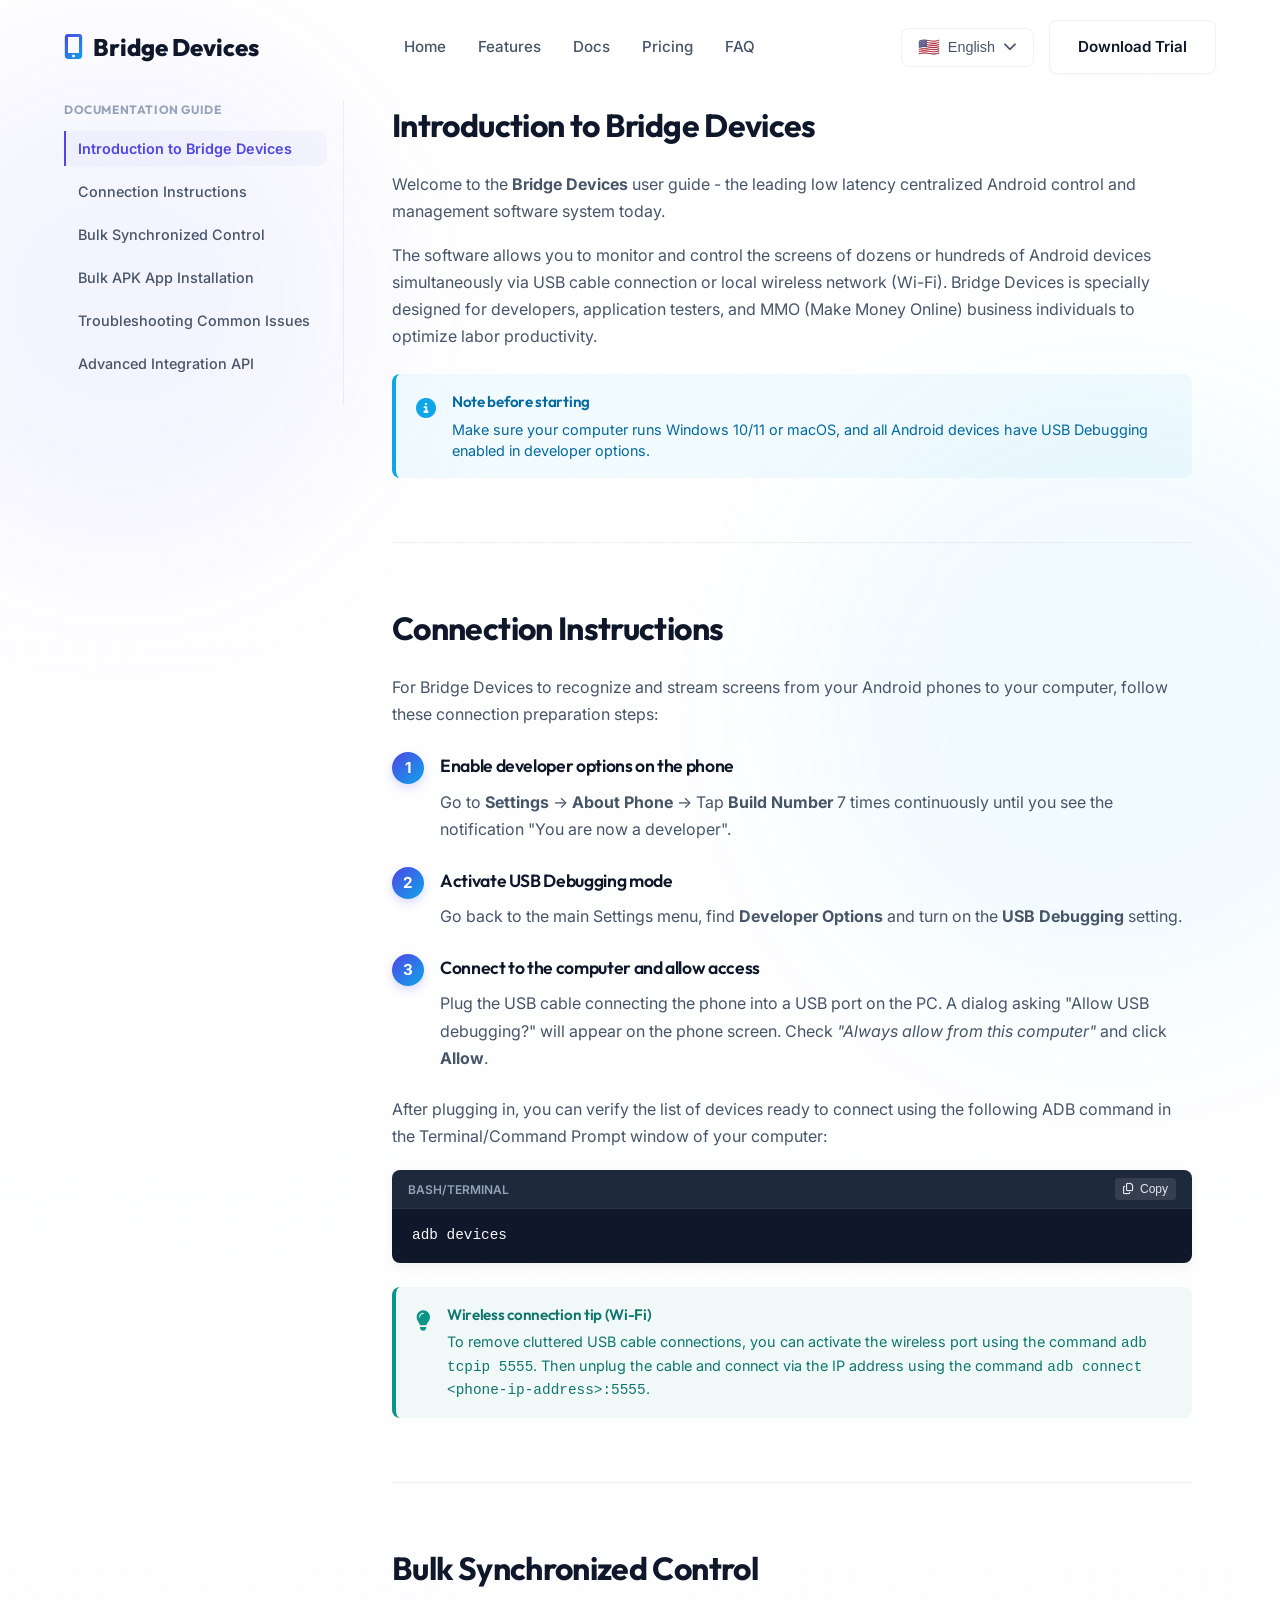
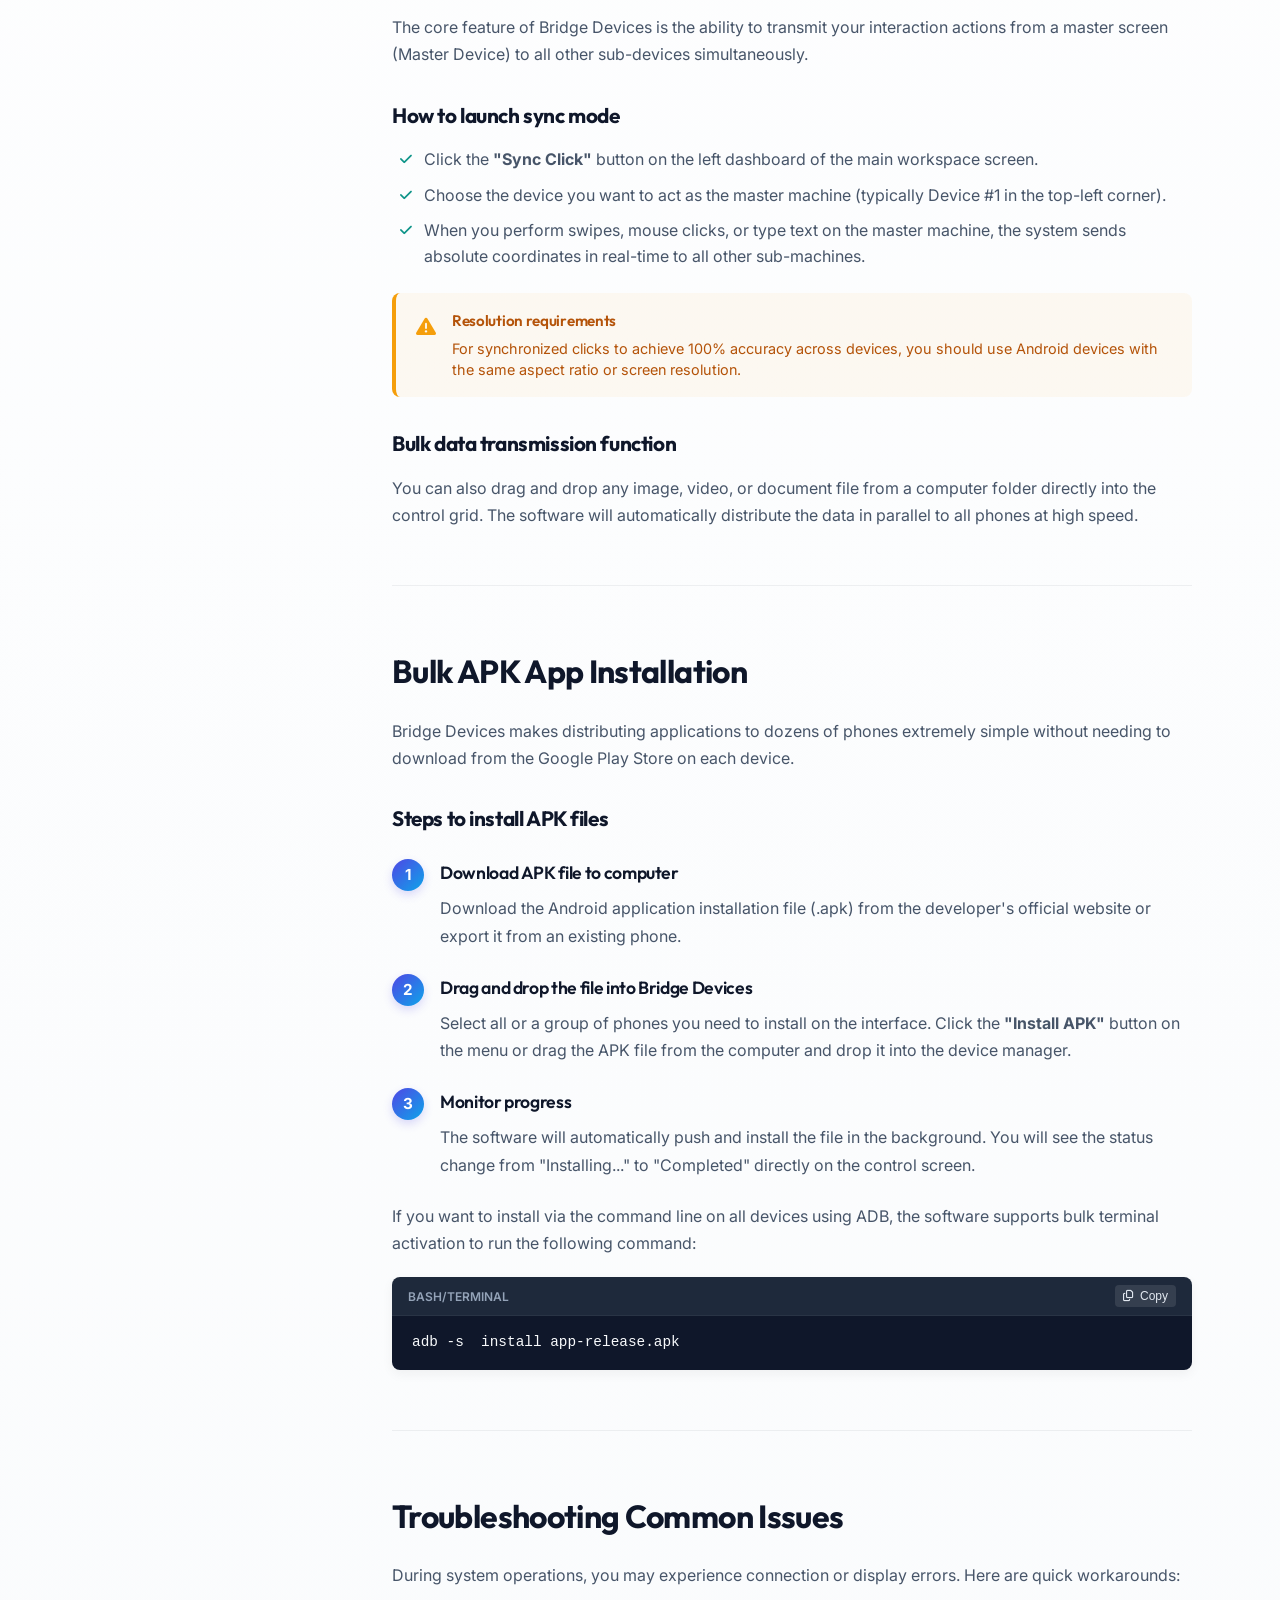
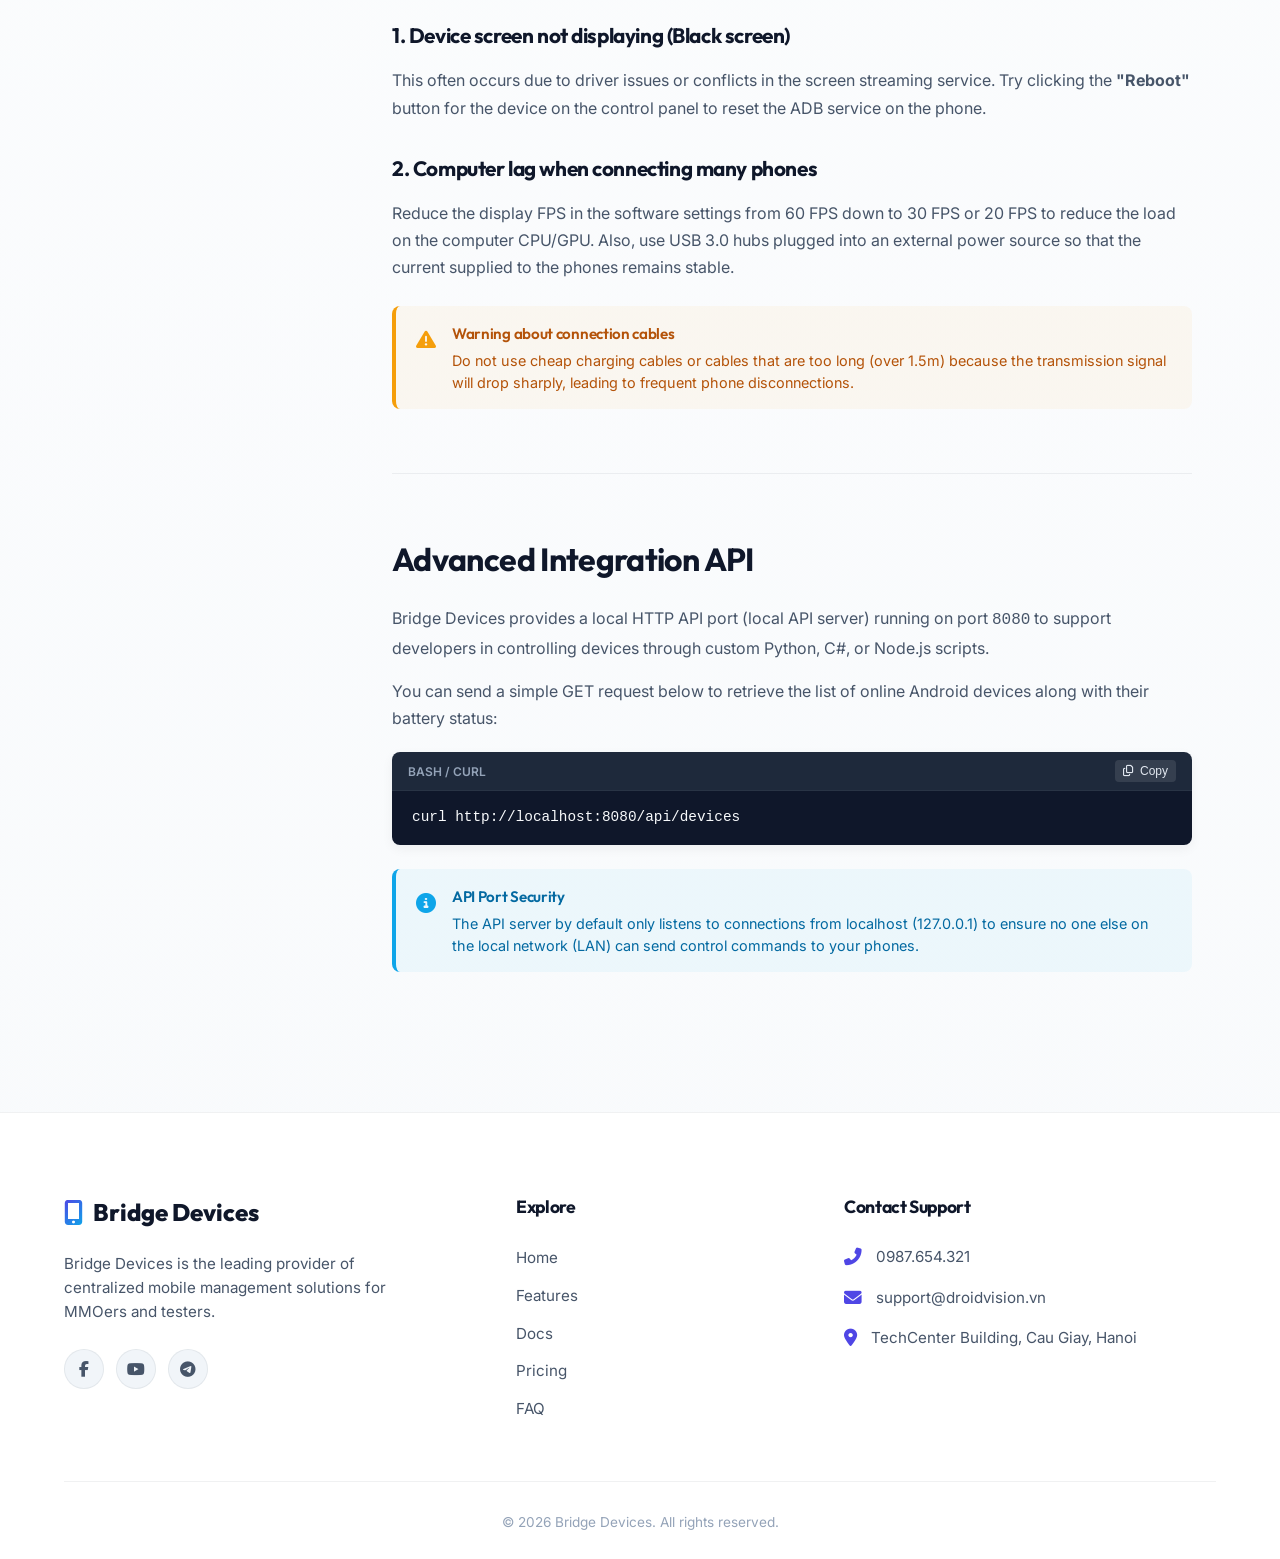
<file: docs.html>
<!DOCTYPE html>
<html lang="vi">
<head>
  <meta charset="UTF-8">
  <meta name="viewport" content="width=device-width, initial-scale=1.0">
  <title>Tài liệu hướng dẫn - Bridge Devices</title>
  <meta name="description" content="Hướng dẫn chi tiết cách kết nối thiết bị Android, điều khiển đồng bộ hàng loạt, cài đặt APK nhanh và khắc phục các sự cố thường gặp trên Bridge Devices.">
  
  <meta name="robots" content="index, follow">
  <meta name="keywords" content="Bridge Devices, tài liệu hướng dẫn, kết nối android, hướng dẫn sử dụng, adb, cài đặt apk, khắc phục lỗi">
  <link rel="canonical" href="https://bridge-devices.com/docs.html">

  <meta property="og:type" content="website">
  <meta property="og:url" content="https://bridge-devices.com/docs.html">
  <meta property="og:title" content="Tài liệu hướng dẫn - Bridge Devices">
  <meta property="og:description" content="Hướng dẫn chi tiết cách kết nối thiết bị Android, điều khiển đồng bộ hàng loạt, cài đặt APK nhanh và khắc phục các sự cố thường gặp trên Bridge Devices.">
  <meta property="og:image" content="images/home_polished.png">

  <meta property="twitter:card" content="summary_large_image">
  <meta property="twitter:url" content="https://bridge-devices.com/docs.html">
  <meta property="twitter:title" content="Tài liệu hướng dẫn - Bridge Devices">
  <meta property="twitter:description" content="Hướng dẫn chi tiết cách kết nối thiết bị Android, điều khiển đồng bộ hàng loạt, cài đặt APK nhanh và khắc phục các sự cố thường gặp trên Bridge Devices.">
  <meta property="twitter:image" content="images/home_polished.png">

  <!-- Font Awesome Icons -->
  <link rel="stylesheet" href="https://cdnjs.cloudflare.com/ajax/libs/font-awesome/6.4.0/css/all.min.css">
  <!-- Custom Stylesheet -->
  <link rel="stylesheet" href="style.css">
</head>
<body>

  <!-- --- HEADER / NAVIGATION --- -->
  <header class="header" id="header">
    <div class="container">
      <a href="index.html" class="logo" id="header-logo">
        <!-- Động: Tải từ data.js -->
      </a>
      
      <nav class="nav-links" id="header-nav-links">
        <!-- Động: Tải các link từ data.js -->
      </nav>

      <div class="nav-cta">
        <!-- Language Selector -->
        <div class="lang-selector">
          <button class="lang-btn" id="lang-btn" aria-haspopup="true" aria-expanded="false">
            <span id="current-lang-flag" class="flag-icon">🇻🇳</span>
            <span id="current-lang-text">Tiếng Việt</span>
            <i class="fas fa-chevron-down"></i>
          </button>
          <div class="lang-dropdown" id="lang-dropdown">
            <a href="#" data-lang="vi" class="lang-option active"><span class="flag-icon">🇻🇳</span> Tiếng Việt</a>
            <a href="#" data-lang="en" class="lang-option"><span class="flag-icon">🇺🇸</span> English</a>
            <a href="#" data-lang="zh" class="lang-option"><span class="flag-icon">🇨🇳</span> 简体中文</a>
            <a href="#" data-lang="ko" class="lang-option"><span class="flag-icon">🇰🇷</span> 한국어</a>
            <a href="#" data-lang="th" class="lang-option"><span class="flag-icon">🇹🇭</span> ภาษาไทย</a>
            <a href="#" data-lang="id" class="lang-option"><span class="flag-icon">🇮🇩</span> Bahasa Indonesia</a>
            <a href="#" data-lang="ru" class="lang-option"><span class="flag-icon">🇷🇺</span> Русский</a>
            <a href="#" data-lang="hi" class="lang-option"><span class="flag-icon">🇮🇳</span> हिन्दी</a>
          </div>
        </div>

        <a href="index.html#pricing" class="btn btn-secondary" id="header-cta">
          <!-- Động: CTA từ data.js -->
        </a>
      </div>

      <button class="menu-btn" id="menu-open-btn" aria-label="Open mobile menu">
        <i class="fas fa-bars"></i>
      </button>
    </div>
  </header>

  <!-- --- MOBILE NAVIGATION OVERLAY --- -->
  <div class="mobile-nav" id="mobile-nav">
    <!-- Động: Copy link điều hướng vào đây qua JS -->
  </div>

  <!-- --- MAIN DOCUMENTATION CONTENT --- -->
  <main class="docs-layout">
    <!-- Ambient Pastel Orbs to align design theme -->
    <div class="orb orb-1" style="top: 50px; left: -10%;"></div>
    <div class="orb orb-2" style="top: 400px; right: -10%;"></div>

    <div class="container docs-grid">
      
      <!-- Sticky Sidebar Navigation -->
      <aside class="docs-sidebar">
        <h3 class="docs-menu-title" id="docs-sidebar-title">Tài liệu hướng dẫn</h3>
        <ul class="docs-menu-list" id="docs-menu-list">
          <!-- Động: Tải từ docs_data.js -->
        </ul>
      </aside>

      <!-- Documentation Content Area -->
      <article class="docs-content" id="docs-content-area">
        <!-- Động: Tải từ docs_data.js -->
      </article>

    </div>
  </main>

  <!-- --- FOOTER --- -->
  <footer class="footer">
    <div class="container">
      <div class="footer-top">
        <div class="footer-about">
          <div class="logo" id="footer-logo">
            <!-- Động -->
          </div>
          <p class="footer-about-text" id="footer-about-text">
            <!-- Động -->
          </p>
          <div class="footer-socials" id="footer-socials">
            <!-- Động -->
          </div>
        </div>

        <div class="footer-nav">
          <h4 class="footer-title">Khám Phá</h4>
          <ul class="footer-links" id="footer-links-container">
            <!-- Động -->
          </ul>
        </div>

        <div class="footer-info">
          <h4 class="footer-title">Liên Hệ Trợ Giúp</h4>
          <div class="footer-contact" id="footer-contact-container">
            <!-- Động -->
          </div>
        </div>
      </div>

      <div class="footer-bottom">
        <p id="footer-copyright"></p>
      </div>
    </div>
  </footer>

  <!-- Dữ liệu JS -->
  <script src="docs_data.js"></script>
  <script src="data.js"></script>
  <!-- Logic JS chính (phát triển các thành phần Header/Footer động) -->
  <script src="main.js"></script>

  <!-- Script bổ trợ trang tài liệu -->
  <script>
    // Định nghĩa nhãn sao chép đa ngôn ngữ
    const copyBtnLabels = {
      vi: { copy: "Sao chép", copied: "Đã sao chép" },
      en: { copy: "Copy", copied: "Copied" },
      zh: { copy: "复制", copied: "已复制" },
      ko: { copy: "복사", copied: "복사됨" },
      th: { copy: "คัดลอก", copied: "คัดลอกแล้ว" },
      id: { copy: "Salin", copied: "Tersalin" },
      ru: { copy: "Копировать", copied: "Скопировано" },
      hi: { copy: "कॉपी करें", copied: "कॉपी हो गया" }
    };

    // Hàm lấy ngôn ngữ hiện tại
    function getActiveLang() {
      return window.detectPreferredLanguage ? window.detectPreferredLanguage() : (localStorage.getItem('preferredLanguage') || 'vi');
    }

    // Hàm copy nội dung của code block
    function copyCode(button) {
      const container = button.closest('.docs-code-container');
      const codeElement = container.querySelector('.docs-code-pre code');
      if (!codeElement) return;

      const codeText = codeElement.textContent;
      const lang = getActiveLang();
      const labels = copyBtnLabels[lang] || copyBtnLabels['vi'];

      navigator.clipboard.writeText(codeText).then(() => {
        const originalHTML = button.innerHTML;
        button.innerHTML = `<i class="fas fa-check"></i> ${labels.copied}`;
        button.style.backgroundColor = 'rgba(16, 185, 129, 0.2)';
        button.style.color = '#10b981';

        setTimeout(() => {
          button.innerHTML = originalHTML;
          button.style.backgroundColor = '';
          button.style.color = '';
        }, 2000);
      }).catch(err => {
        console.error('Không thể sao chép văn bản: ', err);
      });
    }

    // Render động nội dung tài liệu từ docsData
    document.addEventListener('DOMContentLoaded', () => {
      const docs = window.docsData;
      if (!docs) {
        console.error("Không tìm thấy dữ liệu docsData từ docs_data.js!");
        return;
      }

      const lang = getActiveLang();
      const labels = copyBtnLabels[lang] || copyBtnLabels['vi'];

      // Đặt tiêu đề sidebar và page title
      const sidebarTitle = document.getElementById('docs-sidebar-title');
      if (sidebarTitle && docs.title) {
        sidebarTitle.textContent = docs.title;
        document.title = docs.title + " - Bridge Devices";
      }

      // Đặt meta description động nếu có
      const metaDesc = document.querySelector('meta[name="description"]');
      if (metaDesc) {
        const descMap = {
          vi: "Hướng dẫn chi tiết cách kết nối thiết bị Android, điều khiển đồng bộ hàng loạt, cài đặt APK nhanh và khắc phục các sự có thường gặp trên Bridge Devices.",
          en: "Detailed guide on connecting Android devices, bulk synchronized control, fast APK installation, and troubleshooting common issues on Bridge Devices.",
          zh: "详细指南：在 Bridge Devices 上连接安卓设备、批量同步控制、快速安装 APK 以及排除常见故障。",
          ko: "Bridge Devices에서 안드로이드 기기 연결, 대량 동기화 제어, 빠른 APK 설치 및 자주 발생하는 문제 해결에 대한 상세 가이드.",
          th: "คู่มือโดยละเอียดเกี่ยวกับการเชื่อมต่ออุปกรณ์แอนดรอยด์, การควบคุมพร้อมกันแบบกลุ่ม, การติดตั้ง APK อย่างรวดเร็ว และการแก้ไขปัญหาที่พบบ่อยบน Bridge Devices",
          id: "Panduan terperinci tentang cara menghubungkan perangkat Android, kontrol sinkron massal, instalasi APK cepat, dan penyelesaian masalah umum pada Bridge Devices.",
          ru: "Подробное руководство по подключению устройств Android, массовому синхронному управлению, быстрой установке APK и устранению типичных неполадок в Bridge Devices.",
          hi: "Bridge Devices पर एंड्रॉइड डिवाइस कनेक्ट करने, थोक सिंक्रनाइज़ नियंत्रण, त्वरित एपीके इंस्टॉलेशन और सामान्य समस्याओं के निवारण पर विस्तृत मार्गदर्शिका।"
        };
        metaDesc.setAttribute('content', descMap[lang] || descMap['vi']);
      }

      // Render danh mục bên trái
      const menuList = document.getElementById('docs-menu-list');
      if (menuList) {
        menuList.innerHTML = docs.sections.map((section, idx) => `
          <li class="docs-menu-item ${idx === 0 ? 'active' : ''}" data-target="${section.id}">
            <a href="#${section.id}">${section.title}</a>
          </li>
        `).join('');
      }

      // Render nội dung bên phải
      const contentArea = document.getElementById('docs-content-area');
      if (contentArea) {
        contentArea.innerHTML = docs.sections.map(section => {
          const blocksHtml = section.content.map(block => {
            switch(block.type) {
              case 'paragraph':
                return `<p class="docs-text">${block.text}</p>`;
              case 'subtitle':
                return `<h3 class="docs-section-subtitle">${block.text}</h3>`;
              case 'callout':
                return `
                  <div class="docs-callout ${block.style}">
                    <div class="docs-callout-icon"><i class="fas ${block.icon}"></i></div>
                    <div class="docs-callout-content">
                      <h4 class="docs-callout-title">${block.title}</h4>
                      <p class="docs-callout-desc">${block.desc}</p>
                    </div>
                  </div>
                `;
              case 'steps':
                const stepsHtml = block.items.map(step => `
                  <div class="docs-step">
                    <h4 class="docs-step-title">${step.title}</h4>
                    <p class="docs-text">${step.text}</p>
                  </div>
                `).join('');
                return `<div class="docs-steps">${stepsHtml}</div>`;
              case 'list':
                const listHtml = block.items.map(item => `<li>${item}</li>`).join('');
                return `<ul class="docs-list">${listHtml}</ul>`;
              case 'code':
                return `
                  <div class="docs-code-container">
                    <div class="docs-code-header">
                      <span class="docs-code-lang">${block.lang}</span>
                      <button class="docs-copy-btn" onclick="copyCode(this)"><i class="far fa-copy"></i> ${labels.copy}</button>
                    </div>
                    <div class="docs-code-pre">
                      <pre><code>${block.code}</code></pre>
                    </div>
                  </div>
                `;
              default:
                return '';
            }
          }).join('');

          return `
            <section id="${section.id}" class="docs-section">
              <h2 class="docs-section-title">${section.title}</h2>
              ${blocksHtml}
            </section>
          `;
        }).join('');
      }

      // Khởi chạy Scrollspy
      initScrollspy();
    });

    // Scrollspy và chuyển đổi active trên sidebar menu khi click hoặc cuộn
    function initScrollspy() {
      const sections = document.querySelectorAll('.docs-section');
      const menuItems = document.querySelectorAll('.docs-menu-item');

      function activeMenuOnScroll() {
        let currentSectionId = '';
        const scrollPosition = window.scrollY + 160; // offset tương ứng với thanh header sticky

        sections.forEach(section => {
          const sectionTop = section.offsetTop;
          const sectionHeight = section.offsetHeight;

          if (scrollPosition >= sectionTop && scrollPosition < sectionTop + sectionHeight) {
            currentSectionId = section.getAttribute('id');
          }
        });

        if (currentSectionId) {
          menuItems.forEach(item => {
            item.classList.remove('active');
            if (item.getAttribute('data-target') === currentSectionId) {
              item.classList.add('active');
            }
          });
        }

        // Nếu ở đầu trang thì mặc định highlight mục đầu tiên
        if (window.scrollY < 100 && menuItems.length > 0) {
          menuItems.forEach(item => item.classList.remove('active'));
          menuItems[0].classList.add('active');
        }
      }

      window.addEventListener('scroll', activeMenuOnScroll);
      activeMenuOnScroll(); // chạy lần đầu khi load
    }
  </script>
</body>
</html>
</file>
<file: style.css>
/* Import Google Fonts - Outfit & Inter */
@import url('https://fonts.googleapis.com/css2?family=Inter:wght@300;400;500;600;700&family=Outfit:wght@400;500;600;700;800&display=swap');

/* --- Cấu hình biến CSS toàn hệ thống (Light Theme) --- */
:root {
  --font-primary: 'Inter', sans-serif;
  --font-display: 'Outfit', sans-serif;

  /* Bảng màu chính (Premium Light Mode) */
  --bg-main: #f8fafc; /* Xám Slate cực nhạt */
  --bg-section-alt: #f1f5f9; /* Xám Slate nhạt hơn để chia khối */
  --bg-surface: rgba(255, 255, 255, 0.75);
  --bg-surface-hover: rgba(255, 255, 255, 0.95);
  --border-color: rgba(15, 23, 42, 0.06);
  --border-color-active: rgba(79, 70, 229, 0.3);

  --text-primary: #0f172a; /* Xám đen Slate đậm */
  --text-secondary: #475569; /* Xám Slate vừa */
  --text-muted: #94a3b8; /* Xám nhạt */

  --color-primary: #4f46e5; /* Indigo */
  --color-secondary: #0ea5e9; /* Sky Blue */
  --color-accent: #0d9488; /* Teal */

  --gradient-primary: linear-gradient(135deg, #4f46e5 0%, #0ea5e9 100%);
  --gradient-secondary: linear-gradient(135deg, #ec4899 0%, #8b5cf6 100%);
  --gradient-light-bg: linear-gradient(180deg, #ffffff 0%, #f8fafc 100%);
  
  --shadow-card: 0 10px 30px rgba(15, 23, 42, 0.03), 0 1px 3px rgba(15, 23, 42, 0.02);
  --shadow-glow: 0 15px 35px rgba(79, 70, 229, 0.08);
  --shadow-window: 0 30px 60px rgba(15, 23, 42, 0.12), 0 5px 15px rgba(15, 23, 42, 0.04);

  --radius-sm: 8px;
  --radius-md: 16px;
  --radius-lg: 24px;

  --transition-fast: 0.2s ease;
  --transition-normal: 0.3s cubic-bezier(0.4, 0, 0.2, 1);
  --transition-slow: 0.6s cubic-bezier(0.4, 0, 0.2, 1);
}

/* --- Khởi tạo và thiết lập cơ bản --- */
* {
  margin: 0;
  padding: 0;
  box-sizing: border-box;
}

html {
  scroll-behavior: smooth;
}

body {
  font-family: var(--font-primary);
  background-color: var(--bg-main);
  background-image: var(--gradient-light-bg);
  color: var(--text-primary);
  line-height: 1.6;
  overflow-x: hidden;
  position: relative;
}

a {
  text-decoration: none;
  color: inherit;
  transition: var(--transition-fast);
}

img {
  max-width: 100%;
  height: auto;
  display: block;
}

/* --- Container chung --- */
.container {
  width: 100%;
  max-width: 1200px;
  margin: 0 auto;
  padding: 0 24px;
}

/* --- Hiệu ứng chữ chuyển màu --- */
.text-gradient {
  background: var(--gradient-primary);
  -webkit-background-clip: text;
  -webkit-text-fill-color: transparent;
}

/* --- Typography hệ thống --- */
h1, h2, h3, h4 {
  font-family: var(--font-display);
  font-weight: 700;
  letter-spacing: -0.02em;
}

.section-header {
  text-align: center;
  margin-bottom: 60px;
  max-width: 700px;
  margin-left: auto;
  margin-right: auto;
}

.section-badge {
  display: inline-block;
  padding: 6px 16px;
  border-radius: 100px;
  background: rgba(79, 70, 229, 0.06);
  border: 1px solid rgba(79, 70, 229, 0.1);
  color: var(--color-primary);
  font-size: 0.85rem;
  font-weight: 600;
  margin-bottom: 16px;
  text-transform: uppercase;
  letter-spacing: 0.05em;
}

.section-title {
  font-size: 2.5rem;
  line-height: 1.2;
  margin-bottom: 16px;
  color: var(--text-primary);
}

.section-subtitle {
  color: var(--text-secondary);
  font-size: 1.1rem;
}

/* --- Thiết kế Nút (Buttons) --- */
.btn {
  display: inline-flex;
  align-items: center;
  justify-content: center;
  padding: 14px 28px;
  font-weight: 600;
  border-radius: var(--radius-sm);
  transition: var(--transition-normal);
  font-size: 0.95rem;
  cursor: pointer;
  border: none;
  font-family: var(--font-primary);
  gap: 8px;
}

.btn-primary {
  background: var(--gradient-primary);
  color: #fff;
  box-shadow: 0 4px 15px rgba(79, 70, 229, 0.2);
}

.btn-primary:hover {
  transform: translateY(-2px);
  box-shadow: 0 8px 25px rgba(79, 70, 229, 0.35);
}

.btn-secondary {
  background: #ffffff;
  color: var(--text-primary);
  border: 1px solid var(--border-color);
  box-shadow: 0 2px 4px rgba(0, 0, 0, 0.02);
}

.btn-secondary:hover {
  background: var(--bg-section-alt);
  border-color: rgba(0, 0, 0, 0.1);
  transform: translateY(-2px);
}

/* --- Navigation Bar --- */
.header {
  position: fixed;
  top: 0;
  left: 0;
  right: 0;
  z-index: 1000;
  padding: 20px 0;
  transition: var(--transition-normal);
}

.header.scrolled {
  background: rgba(255, 255, 255, 0.85);
  backdrop-filter: blur(16px);
  padding: 14px 0;
  border-bottom: 1px solid var(--border-color);
  box-shadow: 0 4px 20px rgba(0, 0, 0, 0.02);
}

.header .container {
  display: flex;
  align-items: center;
  justify-content: space-between;
}

.logo {
  display: flex;
  align-items: center;
  gap: 10px;
  font-size: 1.5rem;
  font-family: var(--font-display);
  font-weight: 800;
  color: var(--text-primary);
}

.logo i {
  color: var(--color-primary);
  font-size: 1.6rem;
  background: var(--gradient-primary);
  -webkit-background-clip: text;
  -webkit-text-fill-color: transparent;
}

.nav-links {
  display: flex;
  gap: 32px;
  align-items: center;
}

.nav-link {
  color: var(--text-secondary);
  font-weight: 500;
  font-size: 0.95rem;
}

.nav-link:hover {
  color: var(--color-primary);
}

.nav-cta {
  display: flex;
  align-items: center;
}

/* Nút mobile menu hamburger */
.menu-btn {
  display: none;
  background: transparent;
  border: none;
  color: var(--text-primary);
  font-size: 1.5rem;
  cursor: pointer;
}

/* --- Hero Section --- */
.hero {
  padding-top: 160px;
  padding-bottom: 80px;
  position: relative;
  overflow: hidden;
}

.hero-grid {
  display: grid;
  grid-template-columns: 1fr 1.35fr;
  align-items: center;
  gap: 50px;
}

.hero-badge {
  display: inline-flex;
  align-items: center;
  gap: 8px;
  padding: 6px 14px;
  background: rgba(14, 165, 230, 0.08);
  border: 1px solid rgba(14, 165, 230, 0.15);
  color: var(--color-secondary);
  border-radius: 100px;
  font-size: 0.85rem;
  font-weight: 600;
  margin-bottom: 20px;
}

.hero-badge i {
  font-size: 0.8rem;
}

.hero-title {
  font-size: 3.5rem;
  line-height: 1.15;
  margin-bottom: 20px;
  color: var(--text-primary);
}

.hero-subtitle {
  color: var(--text-secondary);
  font-size: 1.15rem;
  margin-bottom: 30px;
  max-width: 520px;
}

.hero-list-features {
  list-style: none;
  margin-bottom: 40px;
}

.hero-list-features li {
  display: flex;
  align-items: center;
  gap: 12px;
  color: var(--text-secondary);
  font-weight: 500;
  margin-bottom: 12px;
  font-size: 1rem;
}

.hero-list-features li i {
  color: var(--color-accent);
  font-size: 1.1rem;
}

.hero-ctas {
  display: flex;
  gap: 16px;
}

/* --- KHỐI CẦU PHÁT SÁNG NỀN (Ambient Pastel Orbs) --- */
.orb {
  position: absolute;
  border-radius: 50%;
  filter: blur(80px);
  z-index: -1;
  pointer-events: none;
}

.orb-1 {
  top: 10%;
  left: -10%;
  width: 500px;
  height: 500px;
  background: rgba(79, 70, 229, 0.06);
  animation: drift 15s ease-in-out infinite alternate;
}

.orb-2 {
  top: 30%;
  right: -10%;
  width: 600px;
  height: 600px;
  background: rgba(14, 165, 230, 0.05);
  animation: drift 20s ease-in-out infinite alternate-reverse;
}

.orb-3 {
  bottom: 10%;
  left: 20%;
  width: 400px;
  height: 400px;
  background: rgba(16, 185, 129, 0.04);
}

@keyframes drift {
  0% { transform: translate(0, 0) scale(1); }
  100% { transform: translate(50px, 50px) scale(1.1); }
}


/* ========================================================
   BỘ GIẢ LẬP TƯƠNG TÁC HERO SIMULATOR (LIGHT THEME)
   ======================================================== */
.simulator-wrapper {
  perspective: 1000px;
  width: 100%;
}

.simulator-window {
  background: #ffffff;
  border: 1px solid rgba(15, 23, 42, 0.08);
  border-radius: var(--radius-md);
  box-shadow: var(--shadow-window);
  overflow: hidden;
  display: flex;
  flex-direction: column;
  height: auto;
  transform: rotateY(-3deg) rotateX(1deg);
  transition: transform 0.5s ease;
}

.simulator-window:hover {
  transform: rotateY(0deg) rotateX(0deg);
}

/* Sim Header */
.sim-header {
  background: #f1f5f9;
  border-bottom: 1px solid rgba(15, 23, 42, 0.06);
  padding: 12px 20px;
  display: flex;
  align-items: center;
  justify-content: space-between;
  user-select: none;
}

.sim-dots {
  display: flex;
  gap: 6px;
}

.sim-dots .dot {
  width: 10px;
  height: 10px;
  border-radius: 50%;
}

.sim-dots .dot.red { background: #ff5f56; }
.sim-dots .dot.yellow { background: #ffbd2e; }
.sim-dots .dot.green { background: #27c93f; }

.sim-title {
  font-size: 0.78rem;
  font-weight: 600;
  color: var(--text-secondary);
  font-family: var(--font-primary);
}

.sim-status {
  display: flex;
  align-items: center;
  gap: 6px;
  font-size: 0.75rem;
  font-weight: 600;
  color: var(--color-accent);
}

.pulse-indicator {
  width: 8px;
  height: 8px;
  background-color: var(--color-accent);
  border-radius: 50%;
  box-shadow: 0 0 0 rgba(16, 185, 129, 0.4);
  animation: pulse-green 1.5s infinite;
}

@keyframes pulse-green {
  0% { box-shadow: 0 0 0 0 rgba(16, 185, 129, 0.7); }
  70% { box-shadow: 0 0 0 8px rgba(16, 185, 129, 0); }
  100% { box-shadow: 0 0 0 0 rgba(16, 185, 129, 0); }
}

/* Sim Content Body */
.sim-body {
  display: flex;
  flex: 1;
  overflow: hidden;
  background: #f8fafc;
}

/* Sim Sidebar */
.sim-sidebar {
  width: 170px;
  background: #ffffff;
  border-right: 1px solid rgba(15, 23, 42, 0.05);
  padding: 16px 12px;
  display: flex;
  flex-direction: column;
  gap: 8px;
}

.sim-sidebar-title {
  font-size: 0.68rem;
  font-weight: 700;
  color: var(--text-muted);
  letter-spacing: 0.05em;
  margin-bottom: 8px;
  padding-left: 8px;
}

.sim-action-btn {
  width: 100%;
  padding: 10px 12px;
  border-radius: var(--radius-sm);
  background: transparent;
  border: 1px solid transparent;
  color: var(--text-secondary);
  font-size: 0.8rem;
  font-weight: 600;
  text-align: left;
  cursor: pointer;
  display: flex;
  align-items: center;
  gap: 10px;
  transition: var(--transition-fast);
}

.sim-action-btn i {
  font-size: 0.85rem;
  width: 16px;
  text-align: center;
}

.sim-action-btn:hover {
  background: #f1f5f9;
  color: var(--text-primary);
}

.sim-action-btn.active {
  background: rgba(79, 70, 229, 0.06);
  border-color: rgba(79, 70, 229, 0.15);
  color: var(--color-primary);
}

.sim-hud-stats {
  margin-top: auto;
  border-top: 1px solid rgba(15, 23, 42, 0.05);
  padding-top: 12px;
  display: flex;
  flex-direction: column;
  gap: 6px;
}

.hud-stat-item {
  display: flex;
  justify-content: space-between;
  font-size: 0.72rem;
  font-weight: 500;
}

.hud-stat-item .label { color: var(--text-muted); }
.hud-stat-item .val { font-weight: 600; }
.hud-stat-item .text-green { color: var(--color-accent); }
.hud-stat-item .text-blue { color: var(--color-secondary); }

/* Sim Screenshot Only (Full dashboard screenshot inside simulator window) */
.sim-screenshot-only {
  width: 100%;
  height: auto;
  object-fit: contain;
  display: block;
  cursor: zoom-in;
}

/* Phone Card */
.sim-phone-card {
  background: #ffffff;
  border: 1px solid rgba(15, 23, 42, 0.06);
  border-radius: var(--radius-sm);
  padding: 8px;
  display: flex;
  flex-direction: column;
  box-shadow: 0 4px 10px rgba(0, 0, 0, 0.01);
  overflow: hidden;
}

.phone-info-bar {
  display: flex;
  justify-content: space-between;
  font-size: 0.65rem;
  font-weight: 600;
  color: var(--text-secondary);
  margin-bottom: 6px;
}

.phone-info-bar .phone-ip {
  color: var(--text-muted);
}

.phone-screen-container {
  flex: 1;
  background: #000000;
  border-radius: 6px;
  position: relative;
  overflow: hidden;
  box-shadow: inset 0 0 10px rgba(0, 0, 0, 0.8);
}

/* Phone notch camera */
.phone-notch {
  position: absolute;
  top: 2px;
  left: 50%;
  transform: translateX(-50%);
  width: 30px;
  height: 6px;
  background: #000;
  border-radius: 10px;
  z-index: 10;
}

/* Phone App Mockup */
.phone-screen {
  width: 100%;
  height: 100%;
  display: flex;
  flex-direction: column;
  background: #f8fafc;
  color: #000;
  font-size: 0.6rem;
  transition: transform 0.5s ease;
}

/* APP: Facebook */
.app-facebook {
  background: #f0f2f5;
}
.app-facebook .app-header {
  background: #ffffff;
  padding: 4px 6px;
  border-bottom: 1px solid #e4e6eb;
  color: #1877f2;
  font-weight: 700;
  display: flex;
  align-items: center;
  gap: 4px;
}
.app-facebook .app-body {
  padding: 4px;
  display: flex;
  flex-direction: column;
  gap: 4px;
  overflow: hidden;
}
.app-facebook .post-card {
  background: #ffffff;
  border-radius: 4px;
  padding: 4px;
  display: flex;
  gap: 4px;
}
.app-facebook .avatar {
  width: 10px;
  height: 10px;
  border-radius: 50%;
  background: #ccc;
}
.app-facebook .post-lines {
  display: flex;
  flex-direction: column;
  gap: 2px;
  flex: 1;
}
.app-facebook .line {
  height: 3px;
  background: #e4e6eb;
  border-radius: 2px;
}
.app-facebook .line.short { width: 40%; }
.app-facebook .line.long { width: 90%; }
.app-facebook .app-footer {
  margin-top: auto;
  background: #ffffff;
  border-top: 1px solid #e4e6eb;
  display: flex;
  justify-content: space-around;
  padding: 3px 0;
}

/* APP: TikTok */
.app-tiktok {
  background: #000000;
  color: #ffffff;
}
.app-tiktok .app-header {
  display: flex;
  justify-content: center;
  gap: 10px;
  padding: 4px 0;
  font-weight: 600;
}
.app-tiktok .app-header span.active {
  border-bottom: 1.5px solid #fff;
}
.app-tiktok .tiktok-video {
  flex: 1;
  position: relative;
  display: flex;
  align-items: center;
  justify-content: center;
}
.app-tiktok .tiktok-logo {
  font-size: 2.2rem;
  color: #25f4ee;
  text-shadow: 2px 0 #fe2c55;
  opacity: 0.35;
}
.app-tiktok .tiktok-actions {
  position: absolute;
  right: 4px;
  bottom: 10px;
  display: flex;
  flex-direction: column;
  gap: 6px;
}
.app-tiktok .action-circle {
  width: 14px;
  height: 14px;
  border-radius: 50%;
  background: rgba(255,255,255,0.15);
  display: flex;
  align-items: center;
  justify-content: center;
  font-size: 0.45rem;
}
.app-tiktok .action-circle.text-red {
  color: #fe2c55;
}
.app-tiktok .tiktok-desc {
  position: absolute;
  left: 6px;
  bottom: 6px;
  display: flex;
  flex-direction: column;
  gap: 2px;
}
.app-tiktok .user { font-weight: 600; color: #fff; }
.app-tiktok .desc-line { color: rgba(255,255,255,0.8); }

/* APP: Shopee */
.app-shopee {
  background: #f5f5f5;
}
.app-shopee .bg-orange {
  background: #ee4d2d;
}
.app-shopee .app-header {
  padding: 4px 6px;
  display: flex;
  align-items: center;
  gap: 4px;
}
.app-shopee .app-body {
  padding: 4px;
  display: flex;
  flex-direction: column;
  gap: 4px;
}
.app-shopee .shopee-search {
  height: 8px;
  background: #ffffff;
  border-radius: 2px;
  border: 1px solid #ee4d2d;
}
.app-shopee .shopee-products-grid {
  display: grid;
  grid-template-columns: 1fr 1fr;
  gap: 4px;
}
.app-shopee .shopee-item {
  height: 40px;
  background: #ffffff;
  border-radius: 2px;
}
.app-shopee .app-footer {
  margin-top: auto;
  background: #ffffff;
  display: flex;
  justify-content: space-around;
  padding: 3px 0;
  border-top: 1px solid #e8e8e8;
}

/* APP: Chrome Browser */
.app-chrome .bg-light {
  background: #f1f3f4;
}
.app-chrome .app-header {
  padding: 4px;
  border-bottom: 1px solid #dadce0;
}
.app-chrome .chrome-search-bar {
  background: #ffffff;
  border-radius: 10px;
  padding: 2px 8px;
  font-size: 0.5rem;
  border: 1px solid #dadce0;
  color: #3c4043;
}
.app-chrome .app-body {
  padding: 6px;
}
.app-chrome .chrome-web-page {
  background: #ffffff;
  border: 1px solid #dadce0;
  border-radius: 4px;
  padding: 6px;
  display: flex;
  flex-direction: column;
  gap: 4px;
  min-height: 100px;
}
.app-chrome .web-banner {
  height: 20px;
  background: #e8eaed;
  border-radius: 2px;
}
.app-chrome .web-line {
  height: 3px;
  background: #f1f3f4;
  border-radius: 2px;
}

/* INTERACTIVE OVERLAYS IN PHONES */

/* Overlay: Click ripple */
.click-ripple {
  position: absolute;
  width: 16px;
  height: 16px;
  background: rgba(79, 70, 229, 0.4);
  border: 1.5px solid #4f46e5;
  border-radius: 50%;
  top: 50%;
  left: 50%;
  transform: translate(-50%, -50%) scale(0);
  opacity: 0;
  pointer-events: none;
  z-index: 5;
}

.click-ripple.animate {
  animation: ripple-out 0.6s cubic-bezier(0.1, 0.8, 0.3, 1);
}

@keyframes ripple-out {
  0% { transform: translate(-50%, -50%) scale(0); opacity: 1; }
  100% { transform: translate(-50%, -50%) scale(2.2); opacity: 0; }
}

/* Overlay: File Transfer */
.file-transfer-overlay {
  position: absolute;
  top: 0;
  left: 0;
  width: 100%;
  height: 100%;
  background: rgba(255, 255, 255, 0.85);
  display: flex;
  flex-direction: column;
  align-items: center;
  justify-content: center;
  gap: 8px;
  opacity: 0;
  pointer-events: none;
  z-index: 6;
  font-size: 0.68rem;
  color: var(--color-primary);
  font-weight: 600;
  padding: 0 12px;
  transition: opacity 0.3s ease;
}

.file-transfer-overlay.active {
  opacity: 1;
}

.file-transfer-overlay .progress-bar {
  width: 100%;
  height: 5px;
  background: #e2e8f0;
  border-radius: 100px;
  overflow: hidden;
}

.file-transfer-overlay .progress-fill {
  width: 0%;
  height: 100%;
  background: var(--gradient-primary);
  transition: width 0.1s linear;
}

/* Overlay: APK Installation */
.apk-progress-overlay {
  position: absolute;
  top: 0;
  left: 0;
  width: 100%;
  height: 100%;
  background: rgba(255, 255, 255, 0.85);
  display: flex;
  flex-direction: column;
  align-items: center;
  justify-content: center;
  gap: 8px;
  opacity: 0;
  pointer-events: none;
  z-index: 6;
  font-size: 0.68rem;
  color: var(--text-primary);
  font-weight: 600;
  padding: 0 12px;
  transition: opacity 0.3s ease;
}

.apk-progress-overlay.active {
  opacity: 1;
}

.apk-progress-overlay .progress-bar {
  width: 100%;
  height: 5px;
  background: #e2e8f0;
  border-radius: 100px;
  overflow: hidden;
}

.apk-progress-overlay .progress-fill {
  width: 0%;
  height: 100%;
  background: var(--gradient-primary);
  transition: width 0.1s linear;
}

/* Overlay: Rebooting */
.reboot-overlay {
  position: absolute;
  top: 0;
  left: 0;
  width: 100%;
  height: 100%;
  background: #000000;
  color: #ffffff;
  display: flex;
  flex-direction: column;
  align-items: center;
  justify-content: center;
  gap: 6px;
  opacity: 0;
  pointer-events: none;
  z-index: 7;
  font-size: 0.65rem;
  font-weight: 500;
  transition: opacity 0.3s ease;
}

.reboot-overlay.active {
  opacity: 1;
}

.reboot-overlay i {
  font-size: 1.4rem;
  animation: pulse-white 1.2s infinite alternate;
}

@keyframes pulse-white {
  0% { transform: scale(0.9); opacity: 0.6; }
  100% { transform: scale(1.1); opacity: 1; }
}


/* --- Workflow Section (Setup Steps) --- */
.workflow {
  padding: 60px 0;
  border-top: 1px solid var(--border-color);
  border-bottom: 1px solid var(--border-color);
  background: #ffffff;
}

.workflow-steps {
  display: grid;
  grid-template-columns: repeat(3, 1fr);
  gap: 30px;
  margin-top: 40px;
  position: relative;
}

/* Đường nối đứt đoạn giữa các bước trên Desktop */
@media (min-width: 769px) {
  .workflow-steps::before {
    content: '';
    position: absolute;
    top: 50px;
    left: 15%;
    right: 15%;
    height: 2px;
    background: linear-gradient(90deg, transparent, rgba(79, 70, 229, 0.15) 30%, rgba(79, 70, 229, 0.15) 70%, transparent);
    z-index: 1;
  }
}

.workflow-step-card {
  background: #ffffff;
  border: 1px solid var(--border-color);
  border-radius: var(--radius-md);
  padding: 32px;
  box-shadow: var(--shadow-card);
  transition: var(--transition-normal);
  position: relative;
  z-index: 2;
}

.workflow-step-card:hover {
  transform: translateY(-6px);
  border-color: rgba(79, 70, 229, 0.2);
  box-shadow: 0 20px 40px rgba(79, 70, 229, 0.04);
}

.step-header {
  display: flex;
  justify-content: space-between;
  align-items: center;
  margin-bottom: 20px;
}

.step-number {
  font-family: var(--font-display);
  font-size: 2.5rem;
  font-weight: 800;
  line-height: 1;
  background: var(--gradient-primary);
  -webkit-background-clip: text;
  -webkit-text-fill-color: transparent;
  opacity: 0.8;
}

.step-icon-box {
  width: 48px;
  height: 48px;
  border-radius: 50%;
  background: rgba(79, 70, 229, 0.05);
  color: var(--color-primary);
  display: flex;
  align-items: center;
  justify-content: center;
  font-size: 1.25rem;
  box-shadow: 0 4px 10px rgba(79, 70, 229, 0.05);
}

.workflow-step-card:hover .step-icon-box {
  background: var(--gradient-primary);
  color: #ffffff;
  transform: rotate(360deg);
  transition: transform 0.6s ease, background 0.3s ease;
}

.step-title {
  font-size: 1.2rem;
  font-weight: 700;
  color: var(--text-primary);
  margin-bottom: 10px;
}

.step-desc {
  font-size: 0.95rem;
  color: var(--text-secondary);
  line-height: 1.5;
}

/* Responsive cho Workflow */
@media (max-width: 768px) {
  .workflow-steps {
    grid-template-columns: 1fr;
    gap: 20px;
  }
}

/* --- Features Section (Interactive Showcase) --- */
.features {
  padding: 60px 0;
  background: var(--bg-section-alt);
}

.features-interactive {
  display: grid;
  grid-template-columns: 400px 1fr;
  gap: 50px;
  margin-top: 50px;
}

.features-tabs {
  display: flex;
  flex-direction: column;
  gap: 16px;
}

.feature-tab {
  background: #ffffff;
  border: 1px solid var(--border-color);
  border-radius: var(--radius-md);
  padding: 24px;
  cursor: pointer;
  transition: var(--transition-normal);
  text-align: left;
  display: flex;
  gap: 20px;
  box-shadow: var(--shadow-card);
}

.feature-tab:hover {
  transform: translateY(-2px);
  border-color: rgba(79, 70, 229, 0.15);
}

.feature-tab-icon {
  width: 48px;
  height: 48px;
  border-radius: 12px;
  background: #f1f5f9;
  display: flex;
  align-items: center;
  justify-content: center;
  color: var(--text-secondary);
  font-size: 1.25rem;
  flex-shrink: 0;
  transition: var(--transition-normal);
}

.feature-tab-info {
  display: flex;
  flex-direction: column;
  gap: 6px;
}

.feature-tab-title {
  font-size: 1.15rem;
  font-weight: 700;
  color: var(--text-primary);
}

.feature-tab-desc {
  color: var(--text-secondary);
  font-size: 0.9rem;
  line-height: 1.4;
}

/* Tab trạng thái Active */
.feature-tab.active {
  background: #ffffff;
  border-color: var(--color-primary);
  box-shadow: 0 10px 25px rgba(79, 70, 229, 0.05);
}

.feature-tab.active .feature-tab-icon {
  background: var(--gradient-primary);
  color: #fff;
  box-shadow: 0 4px 12px rgba(79, 70, 229, 0.2);
}

/* Showcase Content */
.feature-showcase-panel {
  background: #ffffff;
  border: 1px solid var(--border-color);
  border-radius: var(--radius-lg);
  padding: 40px;
  display: flex;
  flex-direction: column; /* Trở lại chiều dọc chuyên nghiệp */
  justify-content: flex-start;
  gap: 24px;
  box-shadow: var(--shadow-card);
  position: relative;
  min-height: 520px;
}

.feature-showcase-text {
  width: 100%;
}

.feature-showcase-title {
  font-size: 1.8rem;
  margin-bottom: 12px;
  color: var(--text-primary);
}

.feature-showcase-desc {
  color: var(--text-secondary);
  font-size: 1rem;
}

.feature-showcase-img-box {
  width: 100%;
  background: transparent; /* Loại bỏ nền xám */
  border: none; /* Loại bỏ viền hộp */
  display: flex;
  align-items: center;
  justify-content: center;
}

.feature-showcase-img {
  width: 100%;
  max-width: 580px; /* Giới hạn độ rộng hợp lý */
  height: auto; /* Chiều cao thích ứng tỷ lệ thực tế */
  border-radius: var(--radius-md);
  box-shadow: 0 15px 35px rgba(0, 0, 0, 0.05); /* Đổ bóng trực tiếp cực sang */
  transition: opacity 0.4s ease;
}

/* --- Gallery Section --- */
.gallery {
  padding: 60px 0;
  background: #ffffff;
}

.gallery-grid {
  display: grid;
  grid-template-columns: repeat(3, 1fr);
  gap: 30px;
}

.gallery-card {
  background: #ffffff;
  border: 1px solid var(--border-color);
  border-radius: var(--radius-md);
  overflow: hidden;
  transition: var(--transition-normal);
  box-shadow: var(--shadow-card);
}

.gallery-card:hover {
  transform: translateY(-8px);
  border-color: rgba(79, 70, 229, 0.2);
  box-shadow: 0 20px 40px rgba(0, 0, 0, 0.03);
}

.gallery-img-container {
  overflow: hidden;
  background: #f1f5f9;
  display: flex;
  align-items: center;
  justify-content: center;
}

.gallery-img {
  width: 100%;
  height: auto;
  display: block;
  transition: transform 0.5s ease;
}

.gallery-card:hover .gallery-img {
  transform: scale(1.08);
}

.gallery-info {
  padding: 24px;
}

.gallery-title {
  font-size: 1.2rem;
  margin-bottom: 8px;
  color: var(--text-primary);
}

.gallery-desc {
  color: var(--text-secondary);
  font-size: 0.9rem;
}

/* --- Pricing Section --- */
.pricing {
  padding: 60px 0;
  background: var(--bg-section-alt);
}

/* Pricing Switch / Toggle */
.pricing-toggle-wrapper {
  display: inline-flex;
  align-items: center;
  justify-content: center;
  gap: 16px;
  margin-top: 30px;
  background: #ffffff;
  padding: 8px 20px;
  border-radius: 100px;
  border: 1px solid var(--border-color);
  box-shadow: var(--shadow-card);
}

.toggle-label {
  font-size: 0.9rem;
  font-weight: 600;
  color: var(--text-secondary);
  cursor: pointer;
  user-select: none;
  transition: var(--transition-fast);
}

.toggle-label.active {
  color: var(--color-primary);
}

.discount-badge {
  font-size: 0.72rem;
  font-weight: 700;
  background: #d1fae5;
  color: #065f46;
  padding: 2px 8px;
  border-radius: 100px;
  margin-left: 4px;
}

.toggle-switch {
  position: relative;
  display: inline-block;
  width: 44px;
  height: 24px;
  cursor: pointer;
}

.toggle-switch input {
  opacity: 0;
  width: 0;
  height: 0;
}

.toggle-slider {
  position: absolute;
  top: 0;
  left: 0;
  right: 0;
  bottom: 0;
  background-color: #cbd5e1;
  border-radius: 100px;
  transition: 0.3s;
}

.toggle-slider:before {
  position: absolute;
  content: "";
  height: 18px;
  width: 18px;
  left: 3px;
  bottom: 3px;
  background-color: white;
  border-radius: 50%;
  transition: 0.3s;
  box-shadow: 0 2px 4px rgba(0, 0, 0, 0.15);
}

.toggle-switch input:checked + .toggle-slider {
  background-color: var(--color-primary);
}

.toggle-switch input:checked + .toggle-slider:before {
  transform: translateX(20px);
}

/* Pricing Grid */
.pricing-grid {
  display: grid;
  grid-template-columns: repeat(3, 1fr);
  gap: 30px;
  margin-top: 40px;
  align-items: stretch;
}

.price-card {
  background: #ffffff;
  border: 1px solid var(--border-color);
  border-radius: var(--radius-lg);
  padding: 40px;
  display: flex;
  flex-direction: column;
  position: relative;
  transition: var(--transition-normal);
  box-shadow: var(--shadow-card);
}

/* Thẻ phổ biến nhất có viền phát sáng nhẹ */
.price-card.popular {
  border-color: var(--color-primary);
  background: #ffffff;
  box-shadow: var(--shadow-glow);
  transform: scale(1.03);
}

.price-card:hover {
  transform: translateY(-10px);
}

.price-card.popular:hover {
  transform: scale(1.03) translateY(-10px);
}

.card-badge {
  position: absolute;
  top: 24px;
  right: 24px;
  background: var(--gradient-primary);
  color: #fff;
  font-size: 0.75rem;
  font-weight: 700;
  padding: 4px 12px;
  border-radius: 100px;
  text-transform: uppercase;
}

.price-name {
  font-size: 1.4rem;
  margin-bottom: 12px;
  color: var(--text-primary);
}

.price-desc {
  color: var(--text-secondary);
  font-size: 0.9rem;
  margin-bottom: 30px;
  min-height: 42px;
}

.price-amount-box {
  display: flex;
  align-items: baseline;
  margin-bottom: 24px;
}

.price-amount {
  font-family: var(--font-display);
  font-size: 2.8rem;
  font-weight: 800;
  color: var(--text-primary);
  transition: transform 0.2s ease, opacity 0.2s ease;
}

.price-term {
  color: var(--text-secondary);
  font-size: 1rem;
  margin-left: 6px;
}

.price-devices {
  font-weight: 700;
  font-size: 0.95rem;
  color: var(--color-primary);
  margin-bottom: 30px;
  padding-bottom: 20px;
  border-bottom: 1px solid var(--border-color);
}

.price-features {
  list-style: none;
  display: flex;
  flex-direction: column;
  gap: 14px;
  margin-bottom: 40px;
  flex-grow: 1;
}

.price-features li {
  display: flex;
  align-items: flex-start;
  gap: 12px;
  font-size: 0.92rem;
  color: var(--text-secondary);
}

.price-features li i {
  color: var(--color-accent);
  margin-top: 4px;
  font-size: 0.95rem;
}

.price-btn {
  width: 100%;
}

/* --- FAQ Section --- */
.faqs {
  padding: 60px 0;
  background: #ffffff;
}

.faqs-list {
  max-width: 800px;
  margin: 0 auto;
  display: flex;
  flex-direction: column;
  gap: 16px;
}

.faq-item {
  background: #ffffff;
  border: 1px solid var(--border-color);
  border-radius: var(--radius-md);
  overflow: hidden;
  transition: var(--transition-normal);
  box-shadow: var(--shadow-card);
}

.faq-header {
  padding: 24px;
  display: flex;
  justify-content: space-between;
  align-items: center;
  cursor: pointer;
  user-select: none;
}

.faq-question {
  font-size: 1.1rem;
  font-weight: 700;
  color: var(--text-primary);
  padding-right: 20px;
}

.faq-toggle {
  font-size: 1rem;
  color: var(--text-secondary);
  transition: transform var(--transition-normal);
}

.faq-body {
  max-height: 0;
  overflow: hidden;
  transition: max-height var(--transition-normal);
}

.faq-answer {
  padding: 0 24px 24px 24px;
  color: var(--text-secondary);
  font-size: 0.95rem;
  line-height: 1.6;
}

/* Trạng thái Accordion active */
.faq-item.active {
  border-color: rgba(79, 70, 229, 0.15);
  box-shadow: 0 10px 25px rgba(0, 0, 0, 0.02);
}

.faq-item.active .faq-toggle {
  transform: rotate(180deg);
  color: var(--color-primary);
}

/* --- Footer Section --- */
.footer {
  background: #ffffff;
  padding: 80px 0 30px 0;
  border-top: 1px solid var(--border-color);
}

.footer-top {
  display: grid;
  grid-template-columns: 1.5fr 1fr 1.5fr;
  gap: 80px;
  margin-bottom: 60px;
}

.footer-about .logo {
  margin-bottom: 20px;
}

.footer-about-text {
  color: var(--text-secondary);
  font-size: 0.95rem;
  margin-bottom: 24px;
}

.footer-socials {
  display: flex;
  gap: 12px;
}

.social-icon {
  width: 40px;
  height: 40px;
  border-radius: 50%;
  background: #f1f5f9;
  border: 1px solid var(--border-color);
  display: flex;
  align-items: center;
  justify-content: center;
  color: var(--text-secondary);
  transition: var(--transition-fast);
}

.social-icon:hover {
  background: var(--gradient-primary);
  color: #fff;
  border-color: transparent;
  transform: translateY(-3px);
}

.footer-title {
  font-size: 1.1rem;
  margin-bottom: 24px;
  color: var(--text-primary);
}

.footer-links {
  list-style: none;
  display: flex;
  flex-direction: column;
  gap: 12px;
}

.footer-links a {
  color: var(--text-secondary);
  font-size: 0.95rem;
}

.footer-links a:hover {
  color: var(--color-primary);
  padding-left: 4px;
}

.footer-contact {
  display: flex;
  flex-direction: column;
  gap: 16px;
}

.contact-item {
  display: flex;
  gap: 14px;
  font-size: 0.95rem;
  color: var(--text-secondary);
}

.contact-item i {
  color: var(--color-primary);
  font-size: 1.1rem;
  margin-top: 3px;
}

.footer-bottom {
  text-align: center;
  padding-top: 30px;
  border-top: 1px solid var(--border-color);
  color: var(--text-muted);
  font-size: 0.85rem;
}

/* --- Mobile Menu overlay --- */
.mobile-nav {
  position: fixed;
  top: 0;
  left: 100%;
  width: 100%;
  height: 100%;
  background: #ffffff;
  z-index: 1100;
  display: flex;
  flex-direction: column;
  justify-content: center;
  align-items: center;
  gap: 30px;
  transition: left 0.4s cubic-bezier(0.77, 0, 0.175, 1);
}

.mobile-nav.open {
  left: 0;
}

.mobile-nav .nav-link {
  font-size: 1.8rem;
  font-family: var(--font-display);
  font-weight: 600;
  color: var(--text-primary);
}

.mobile-nav-close {
  position: absolute;
  top: 30px;
  right: 30px;
  background: transparent;
  border: none;
  color: var(--text-primary);
  font-size: 2rem;
  cursor: pointer;
}

/* --- Scroll Fade-in Animation --- */
.reveal {
  opacity: 0;
  transform: translateY(30px);
  transition: opacity 0.8s ease, transform 0.8s ease;
}

.reveal.active {
  opacity: 1;
  transform: translateY(0);
}


/* --- Responsive (CSS Media Queries) --- */
@media (max-width: 1024px) {
  .hero-title {
    font-size: 2.8rem;
  }
  .hero-grid {
    grid-template-columns: 1fr;
    gap: 50px;
  }
  .simulator-window {
    transform: none;
    max-width: 600px;
    margin: 0 auto;
  }
  .simulator-window:hover {
    transform: none;
  }
  .features-interactive {
    grid-template-columns: 1fr;
    gap: 40px;
  }
  .features-tabs {
    flex-direction: row;
    flex-wrap: wrap;
  }
  .feature-tab {
    flex: 1 1 calc(50% - 8px);
  }
  .feature-showcase-panel {
    padding: 24px;
    gap: 20px;
    min-height: auto;
  }
  .pricing-grid {
    grid-template-columns: 1fr;
    max-width: 500px;
    margin-left: auto;
    margin-right: auto;
  }
  .price-card.popular {
    transform: scale(1);
  }
  .price-card.popular:hover {
    transform: translateY(-10px);
  }
  .footer-top {
    grid-template-columns: 1fr 1fr;
    gap: 50px;
  }
  .footer-about {
    grid-column: span 2;
  }
}

@media (max-width: 768px) {
  .header {
    padding: 16px 0;
  }
  .nav-links, .nav-cta {
    display: none;
  }
  .menu-btn {
    display: block;
  }
  .hero {
    padding-top: 120px;
    padding-bottom: 50px;
  }
  .hero-grid {
    grid-template-columns: 1fr;
    gap: 40px;
    text-align: center;
  }
  .hero-subtitle {
    margin-left: auto;
    margin-right: auto;
  }
  .hero-list-features {
    display: inline-block;
    text-align: left;
    margin-bottom: 30px;
  }
  .hero-ctas {
    justify-content: center;
  }
  .stats-grid {
    grid-template-columns: 1fr 1fr;
    gap: 24px;
  }
  .stat-value {
    font-size: 2.4rem;
  }
  .feature-tab {
    flex: 1 1 100%;
  }
  .feature-showcase-panel {
    padding: 20px;
    gap: 16px;
    min-height: auto;
  }
  .feature-showcase-title {
    font-size: 1.5rem;
  }
  .gallery-grid {
    grid-template-columns: 1fr;
  }
  .footer-top {
    grid-template-columns: 1fr;
    gap: 40px;
  }
  .footer-about {
    grid-column: span 1;
  }
  
  /* Simulator adjustments for mobile */
  .sim-sidebar {
    width: 55px; /* Collapse sidebar on mobile, icons only */
    padding: 10px 4px;
  }
  .sim-sidebar-title, .sim-action-btn span, .sim-hud-stats {
    display: none;
  }
  .sim-action-btn {
    justify-content: center;
    padding: 10px 0;
  }
  .phone-info-bar .phone-ip {
    display: none;
  }
}

/* ========================================================
   TRANG TÀI LIỆU HƯỚNG DẪN (DOCS.HTML) - LIGHT THEME
   ======================================================== */
.docs-layout {
  padding-top: 100px;
  padding-bottom: 80px;
  min-height: calc(100vh - 300px);
}

.docs-grid {
  display: grid;
  grid-template-columns: 280px 1fr;
  gap: 48px;
  align-items: start;
}

/* Sidebar Styling */
.docs-sidebar {
  position: sticky;
  top: 100px;
  max-height: calc(100vh - 140px);
  overflow-y: auto;
  padding-right: 16px;
  border-right: 1px solid var(--border-color);
}

.docs-sidebar::-webkit-scrollbar {
  width: 4px;
}
.docs-sidebar::-webkit-scrollbar-thumb {
  background: var(--text-muted);
  border-radius: 4px;
}

.docs-menu-title {
  font-size: 0.75rem;
  font-weight: 700;
  color: var(--text-muted);
  text-transform: uppercase;
  letter-spacing: 0.05em;
  margin-bottom: 12px;
}

.docs-menu-list {
  list-style: none;
  display: flex;
  flex-direction: column;
  gap: 8px;
  margin-bottom: 24px;
}

.docs-menu-item a {
  display: block;
  font-size: 0.9rem;
  font-weight: 500;
  color: var(--text-secondary);
  padding: 6px 12px;
  border-left: 2px solid transparent;
  transition: all var(--transition-fast);
}

.docs-menu-item a:hover {
  color: var(--color-primary);
  padding-left: 16px;
}

.docs-menu-item.active a {
  color: var(--color-primary);
  font-weight: 600;
  border-left-color: var(--color-primary);
  background: rgba(79, 70, 229, 0.04);
  border-top-right-radius: var(--radius-sm);
  border-bottom-right-radius: var(--radius-sm);
}

/* Docs Content Area */
.docs-content {
  max-width: 800px;
}

.docs-section {
  margin-bottom: 60px;
  scroll-margin-top: 120px; /* Offset for sticky header when jumping links */
}

.docs-section:not(:last-child) {
  border-bottom: 1px solid var(--border-color);
  padding-bottom: 40px;
}

.docs-section-title {
  font-size: 2rem;
  color: var(--text-primary);
  margin-bottom: 20px;
}

.docs-section-subtitle {
  font-size: 1.3rem;
  color: var(--text-primary);
  margin-top: 30px;
  margin-bottom: 15px;
}

.docs-text {
  color: var(--text-secondary);
  font-size: 1rem;
  margin-bottom: 16px;
  line-height: 1.7;
}

.docs-list {
  list-style-type: none;
  margin-left: 8px;
  margin-bottom: 20px;
}

.docs-list li {
  position: relative;
  padding-left: 24px;
  margin-bottom: 10px;
  color: var(--text-secondary);
}

.docs-list li::before {
  content: "\f00c";
  font-family: "Font Awesome 6 Free";
  font-weight: 900;
  position: absolute;
  left: 0;
  top: 2px;
  color: var(--color-accent);
  font-size: 0.85rem;
}

/* Callout Styles */
.docs-callout {
  padding: 16px 20px;
  border-radius: var(--radius-sm);
  margin: 24px 0;
  display: flex;
  gap: 16px;
  border-left: 4px solid;
}

.docs-callout-icon {
  font-size: 1.25rem;
  margin-top: 2px;
}

.docs-callout-content {
  flex: 1;
}

.docs-callout-title {
  font-weight: 600;
  font-size: 0.95rem;
  margin-bottom: 4px;
}

.docs-callout-desc {
  font-size: 0.9rem;
  line-height: 1.5;
}

/* Callout variations */
.docs-callout.tip {
  background: rgba(13, 148, 136, 0.05);
  border-left-color: var(--color-accent);
  color: #0f766e;
}
.docs-callout.tip .docs-callout-icon {
  color: var(--color-accent);
}

.docs-callout.warning {
  background: rgba(245, 158, 11, 0.05);
  border-left-color: #f59e0b;
  color: #b45309;
}
.docs-callout.warning .docs-callout-icon {
  color: #f59e0b;
}

.docs-callout.info {
  background: rgba(14, 165, 230, 0.05);
  border-left-color: var(--color-secondary);
  color: #0369a1;
}
.docs-callout.info .docs-callout-icon {
  color: var(--color-secondary);
}

/* Code block styles */
.docs-code-container {
  position: relative;
  margin: 20px 0;
  border-radius: var(--radius-sm);
  overflow: hidden;
  box-shadow: 0 4px 12px rgba(0, 0, 0, 0.05);
}

.docs-code-header {
  background: #1e293b;
  padding: 8px 16px;
  display: flex;
  justify-content: space-between;
  align-items: center;
  border-bottom: 1px solid rgba(255, 255, 255, 0.05);
}

.docs-code-lang {
  color: var(--text-muted);
  font-size: 0.75rem;
  font-weight: 600;
  text-transform: uppercase;
  font-family: var(--font-primary);
}

.docs-copy-btn {
  background: rgba(255, 255, 255, 0.1);
  border: none;
  border-radius: 4px;
  color: #e2e8f0;
  font-size: 0.75rem;
  padding: 4px 8px;
  cursor: pointer;
  display: flex;
  align-items: center;
  gap: 6px;
  transition: all var(--transition-fast);
}

.docs-copy-btn:hover {
  background: rgba(255, 255, 255, 0.2);
  color: #ffffff;
}

.docs-code-pre {
  background: #0f172a;
  padding: 16px 20px;
  margin: 0;
  overflow-x: auto;
}

.docs-code-pre code {
  color: #f8fafc;
  font-family: 'Courier New', Courier, monospace;
  font-size: 0.9rem;
  line-height: 1.5;
  display: block;
}

/* Steps list */
.docs-steps {
  margin: 24px 0;
  counter-reset: step-counter;
}

.docs-step {
  position: relative;
  padding-left: 48px;
  margin-bottom: 24px;
}

.docs-step::before {
  counter-increment: step-counter;
  content: counter(step-counter);
  position: absolute;
  left: 0;
  top: 0;
  width: 32px;
  height: 32px;
  background: var(--gradient-primary);
  color: #ffffff;
  border-radius: 50%;
  display: flex;
  align-items: center;
  justify-content: center;
  font-weight: 700;
  font-size: 0.95rem;
  box-shadow: 0 4px 10px rgba(79, 70, 229, 0.2);
}

.docs-step-title {
  font-size: 1.1rem;
  font-weight: 600;
  color: var(--text-primary);
  margin-bottom: 8px;
}

/* Mobile responsive styles for docs */
@media (max-width: 900px) {
  .docs-grid {
    grid-template-columns: 1fr;
    gap: 32px;
  }
  .docs-sidebar {
    position: static;
    max-height: none;
    border-right: none;
    border-bottom: 1px solid var(--border-color);
    padding-right: 0;
    padding-bottom: 20px;
  }
  .docs-menu-list {
    flex-direction: row;
    flex-wrap: wrap;
    gap: 8px;
  }
  .docs-menu-item {
    flex: 1 1 auto;
  }
  .docs-menu-item a {
    border-left: none;
    border-bottom: 2px solid transparent;
    text-align: center;
    padding: 8px 12px;
  }
  .docs-menu-item.active a {
    border-left-color: transparent;
    border-bottom-color: var(--color-primary);
  }
}


/* ========================================================
   LANGUAGE SELECTOR STYLES (PREMIUM MULTI-LANG)
   ======================================================== */
.lang-selector {
  position: relative;
  margin-right: 15px;
}

.lang-btn {
  display: inline-flex;
  align-items: center;
  gap: 8px;
  background: #ffffff;
  border: 1px solid var(--border-color);
  padding: 8px 16px;
  border-radius: var(--radius-sm);
  font-size: 0.9rem;
  font-weight: 500;
  color: var(--text-secondary);
  cursor: pointer;
  transition: var(--transition-fast);
}

.lang-btn:hover {
  background: var(--bg-section-alt);
  color: var(--text-primary);
}

.lang-btn i {
  font-size: 0.85rem;
}

.lang-btn i.fa-globe {
  color: var(--color-primary);
}

.lang-dropdown {
  position: absolute;
  top: calc(100% + 8px);
  right: 0;
  background: rgba(255, 255, 255, 0.98);
  backdrop-filter: blur(10px);
  border: 1px solid var(--border-color);
  border-radius: var(--radius-sm);
  box-shadow: var(--shadow-card);
  min-width: 190px;
  padding: 6px 0;
  display: none;
  z-index: 1100;
  animation: slideDown 0.2s ease;
}

.lang-dropdown.show {
  display: block;
}

.lang-option {
  display: flex;
  align-items: center;
  gap: 10px;
  padding: 10px 16px;
  font-size: 0.9rem;
  color: var(--text-secondary);
  transition: var(--transition-fast);
  cursor: pointer;
}

.lang-option:hover {
  background: rgba(79, 70, 229, 0.05);
  color: var(--color-primary);
}

.lang-option.active {
  background: rgba(79, 70, 229, 0.08);
  color: var(--color-primary);
  font-weight: 600;
}

.flag-icon {
  font-size: 1.1rem;
}

@keyframes slideDown {
  from {
    opacity: 0;
    transform: translateY(-8px);
  }
  to {
    opacity: 1;
    transform: translateY(0);
  }
}

/* Mobile Language Selector styling */
.mobile-lang-selector {
  margin-top: 20px;
  width: 80%;
  border-top: 1px solid var(--border-color);
  padding-top: 15px;
}

.mobile-lang-options {
  display: grid;
  grid-template-columns: 1fr 1fr;
  gap: 8px;
}

.mobile-lang-opt {
  display: flex;
  align-items: center;
  gap: 6px;
  padding: 8px 12px;
  background: rgba(15, 23, 42, 0.03);
  border: 1px solid var(--border-color);
  border-radius: 6px;
  font-size: 0.8rem;
  font-weight: 500;
  color: var(--text-secondary);
  justify-content: center;
  cursor: pointer;
  transition: var(--transition-fast);
}

.mobile-lang-opt:hover {
  background: rgba(15, 23, 42, 0.06);
}

.mobile-lang-opt.active {
  background: rgba(79, 70, 229, 0.08);
  border-color: rgba(79, 70, 229, 0.2);
  color: var(--color-primary);
  font-weight: 600;
}

@media (max-width: 768px) {
  .lang-selector {
    display: none; /* Hide desktop selector on mobile */
  }
}

/* --- Lightbox Modal --- */
.lightbox {
  position: fixed;
  top: 0;
  left: 0;
  width: 100%;
  height: 100%;
  background: rgba(15, 23, 42, 0.85); /* Slate 900 background with transparency */
  backdrop-filter: blur(12px);
  -webkit-backdrop-filter: blur(12px);
  display: flex;
  align-items: center;
  justify-content: center;
  z-index: 9999;
  opacity: 0;
  pointer-events: none;
  transition: opacity 0.3s cubic-bezier(0.4, 0, 0.2, 1);
}

.lightbox.active {
  opacity: 1;
  pointer-events: auto;
}

.lightbox-close {
  position: absolute;
  top: 24px;
  right: 24px;
  background: rgba(255, 255, 255, 0.1);
  border: 1px solid rgba(255, 255, 255, 0.2);
  color: #ffffff;
  font-size: 2rem;
  width: 48px;
  height: 48px;
  border-radius: 50%;
  cursor: pointer;
  display: flex;
  align-items: center;
  justify-content: center;
  transition: var(--transition-normal);
  z-index: 10000;
  line-height: 1;
  padding-bottom: 4px; /* Align &times; */
}

.lightbox-close:hover {
  background: #ffffff;
  color: var(--text-primary);
  transform: rotate(90deg);
}

.lightbox-content {
  max-width: 90%;
  max-height: 85%;
  display: flex;
  flex-direction: column;
  align-items: center;
  justify-content: center;
  position: relative;
  transform: scale(0.95);
  transition: transform 0.3s cubic-bezier(0.34, 1.56, 0.64, 1); /* Bounce transition */
}

.lightbox.active .lightbox-content {
  transform: scale(1);
}

.lightbox-img {
  max-width: 100%;
  max-height: 80vh;
  object-fit: contain;
  border-radius: var(--radius-md);
  box-shadow: 0 25px 50px -12px rgba(0, 0, 0, 0.7);
  border: 1px solid rgba(255, 255, 255, 0.1);
  cursor: zoom-out;
}

.lightbox-caption {
  color: #ffffff;
  margin-top: 16px;
  font-size: 1rem;
  font-weight: 500;
  text-align: center;
  text-shadow: 0 2px 4px rgba(0, 0, 0, 0.5);
}

/* Add cursor pointer to zoomable images */
.gallery-card {
  cursor: pointer;
}

.feature-showcase-img {
  cursor: pointer;
}
</file>
